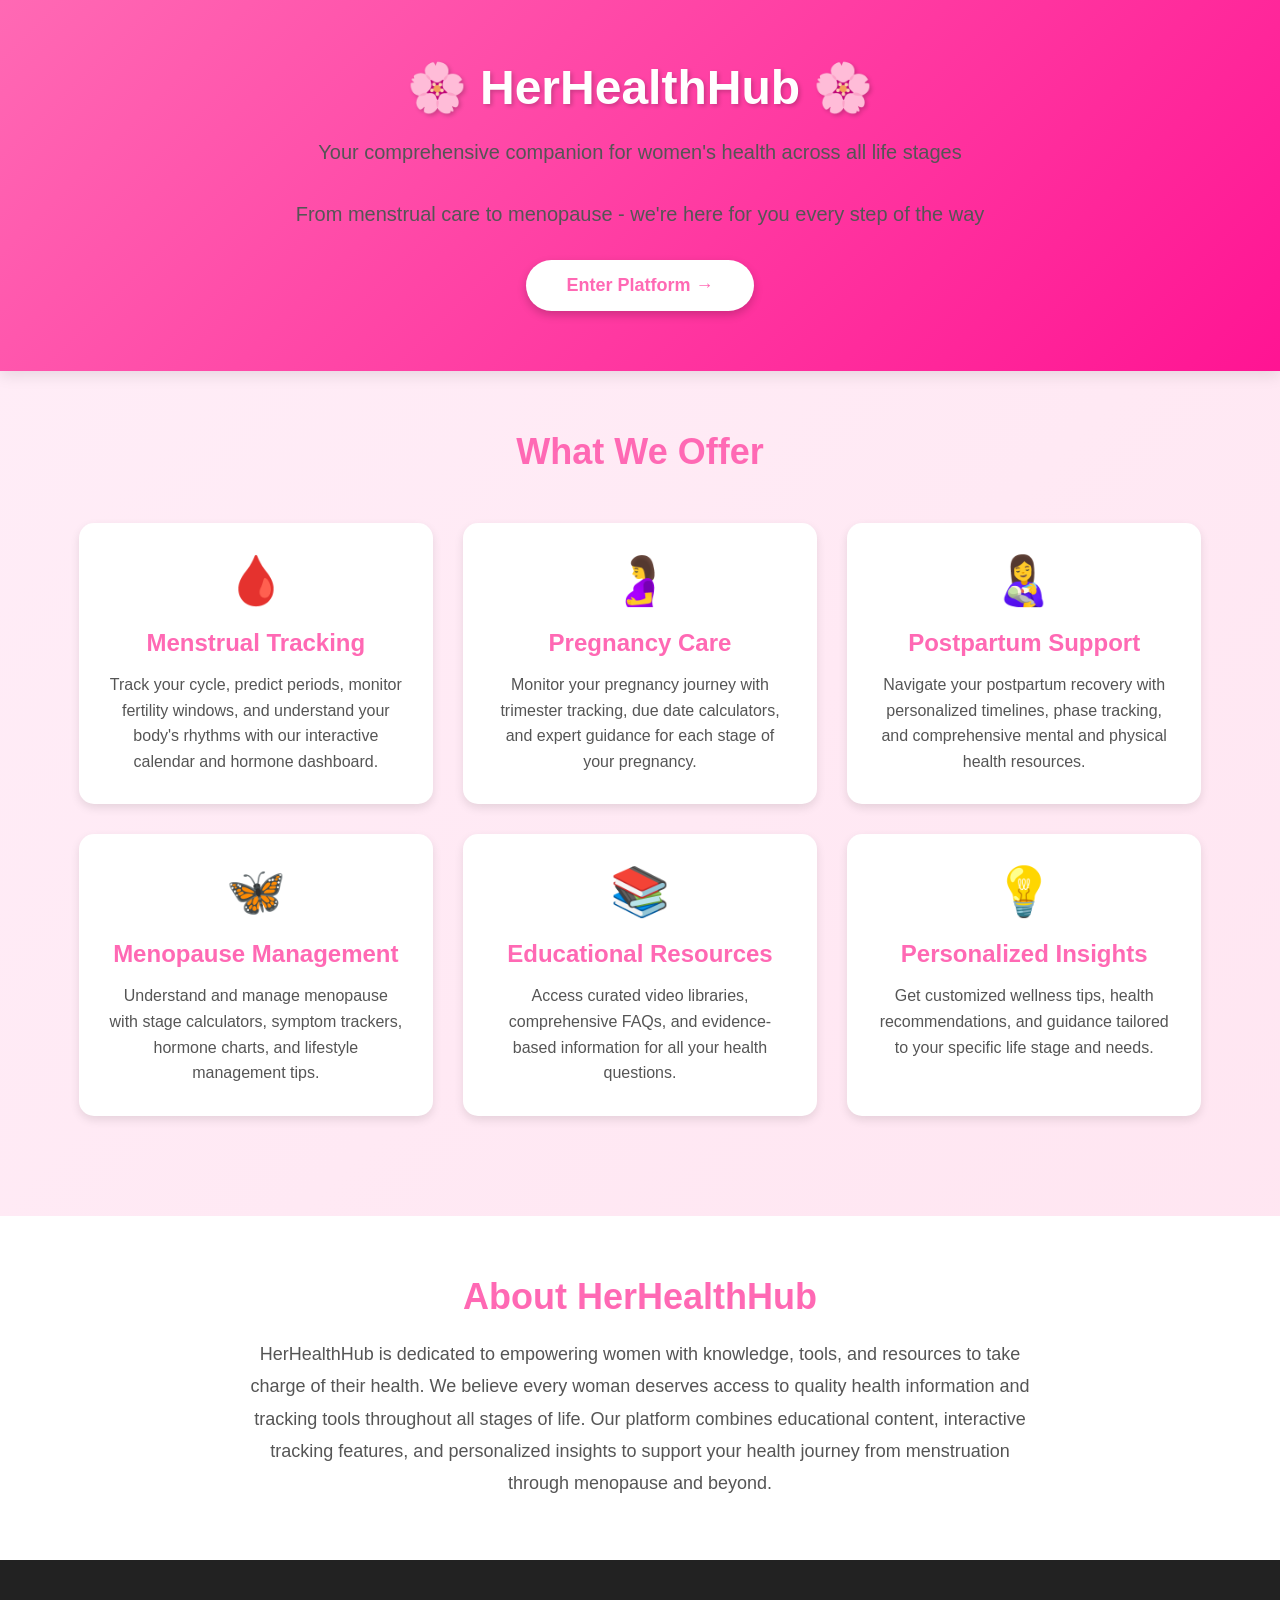
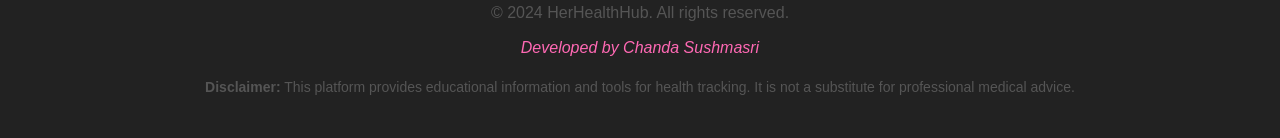
<file: index.html>
<!DOCTYPE html>
<html lang="en">
<head>
    <meta charset="UTF-8">
    <meta name="viewport" content="width=device-width, initial-scale=1.0">
    <meta name="description" content="HerHealthHub - A comprehensive women's health platform providing resources for menstrual care, pregnancy, postpartum, and menopause management.">
    <meta name="keywords" content="women's health, menstrual cycle, pregnancy care, postpartum, menopause, health tracking">
    <meta name="author" content="Chanda Sushmasri">
    <title>HerHealthHub - Women's Health Platform</title>
    <link rel="stylesheet" href="styles/styles.css">
    <style>
        body {
            font-family: 'Arial', sans-serif;
            margin: 0;
            padding: 0;
            background: linear-gradient(135deg, #ffeef8 0%, #ffe4f0 100%);
            min-height: 100vh;
            display: flex;
            flex-direction: column;
        }

        .hero-section {
            text-align: center;
            padding: 60px 20px;
            background: linear-gradient(135deg, #ff69b4 0%, #ff1493 100%);
            color: white;
            box-shadow: 0 4px 15px rgba(0, 0, 0, 0.1);
        }

        .hero-section h1 {
            font-size: 48px;
            margin-bottom: 20px;
            text-shadow: 2px 2px 4px rgba(0, 0, 0, 0.2);
        }

        .hero-section p {
            font-size: 20px;
            max-width: 800px;
            margin: 0 auto 30px;
            line-height: 1.6;
        }

        .cta-button {
            display: inline-block;
            padding: 15px 40px;
            background-color: white;
            color: #ff69b4;
            text-decoration: none;
            font-size: 18px;
            font-weight: bold;
            border-radius: 30px;
            transition: transform 0.3s ease, box-shadow 0.3s ease;
            box-shadow: 0 4px 10px rgba(0, 0, 0, 0.2);
        }

        .cta-button:hover {
            transform: translateY(-3px);
            box-shadow: 0 6px 15px rgba(0, 0, 0, 0.3);
        }

        .features-section {
            max-width: 1200px;
            margin: 60px auto;
            padding: 0 20px;
        }

        .features-section h2 {
            text-align: center;
            font-size: 36px;
            color: #ff69b4;
            margin-bottom: 50px;
        }

        .features-grid {
            display: grid;
            grid-template-columns: repeat(auto-fit, minmax(280px, 1fr));
            gap: 30px;
            margin-bottom: 40px;
        }

        .feature-box {
            background: white;
            padding: 30px;
            border-radius: 15px;
            text-align: center;
            box-shadow: 0 4px 10px rgba(0, 0, 0, 0.1);
            transition: transform 0.3s ease, box-shadow 0.3s ease;
        }

        .feature-box:hover {
            transform: translateY(-5px);
            box-shadow: 0 6px 20px rgba(255, 105, 180, 0.3);
        }

        .feature-icon {
            font-size: 48px;
            margin-bottom: 20px;
        }

        .feature-box h3 {
            color: #ff69b4;
            font-size: 24px;
            margin-bottom: 15px;
        }

        .feature-box p {
            color: #555;
            line-height: 1.6;
        }

        .about-section {
            background: white;
            padding: 60px 20px;
            text-align: center;
        }

        .about-section h2 {
            font-size: 36px;
            color: #ff69b4;
            margin-bottom: 20px;
        }

        .about-section p {
            max-width: 800px;
            margin: 0 auto;
            font-size: 18px;
            line-height: 1.8;
            color: #555;
        }

        footer {
            background-color: #222;
            color: white;
            text-align: center;
            padding: 30px 20px;
            margin-top: auto;
        }

        footer p {
            margin: 10px 0;
        }

        .footer-credit {
            font-style: italic;
            color: #ff69b4;
        }
    </style>
</head>
<body>
    <!-- Hero Section -->
    <section class="hero-section">
        <h1>🌸 HerHealthHub 🌸</h1>
        <p>Your comprehensive companion for women's health across all life stages</p>
        <p>From menstrual care to menopause - we're here for you every step of the way</p>
        <a href="women.html" class="cta-button">Enter Platform →</a>
    </section>

    <!-- Features Section -->
    <section class="features-section">
        <h2>What We Offer</h2>
        <div class="features-grid">
            <div class="feature-box">
                <div class="feature-icon">🩸</div>
                <h3>Menstrual Tracking</h3>
                <p>Track your cycle, predict periods, monitor fertility windows, and understand your body's rhythms with our interactive calendar and hormone dashboard.</p>
            </div>

            <div class="feature-box">
                <div class="feature-icon">🤰</div>
                <h3>Pregnancy Care</h3>
                <p>Monitor your pregnancy journey with trimester tracking, due date calculators, and expert guidance for each stage of your pregnancy.</p>
            </div>

            <div class="feature-box">
                <div class="feature-icon">👩‍🍼</div>
                <h3>Postpartum Support</h3>
                <p>Navigate your postpartum recovery with personalized timelines, phase tracking, and comprehensive mental and physical health resources.</p>
            </div>

            <div class="feature-box">
                <div class="feature-icon">🦋</div>
                <h3>Menopause Management</h3>
                <p>Understand and manage menopause with stage calculators, symptom trackers, hormone charts, and lifestyle management tips.</p>
            </div>

            <div class="feature-box">
                <div class="feature-icon">📚</div>
                <h3>Educational Resources</h3>
                <p>Access curated video libraries, comprehensive FAQs, and evidence-based information for all your health questions.</p>
            </div>

            <div class="feature-box">
                <div class="feature-icon">💡</div>
                <h3>Personalized Insights</h3>
                <p>Get customized wellness tips, health recommendations, and guidance tailored to your specific life stage and needs.</p>
            </div>
        </div>
    </section>

    <!-- About Section -->
    <section class="about-section">
        <h2>About HerHealthHub</h2>
        <p>
            HerHealthHub is dedicated to empowering women with knowledge, tools, and resources to take charge of their health. 
            We believe every woman deserves access to quality health information and tracking tools throughout all stages of life. 
            Our platform combines educational content, interactive tracking features, and personalized insights to support your 
            health journey from menstruation through menopause and beyond.
        </p>
    </section>

    <!-- Footer -->
    <footer>
        <p>&copy; 2024 HerHealthHub. All rights reserved.</p>
        <p class="footer-credit">Developed by Chanda Sushmasri</p>
        <p style="font-size: 14px; margin-top: 15px;">
            <strong>Disclaimer:</strong> This platform provides educational information and tools for health tracking. 
            It is not a substitute for professional medical advice.
        </p>
    </footer>

    <!-- JavaScript Enhancement Placeholder -->
    <!-- TODO: Add smooth scroll animation for navigation -->
    <!-- TODO: Add loading animations for feature boxes -->
    <!-- TODO: Implement analytics tracking for user engagement -->
    <script src="scripts/script.js"></script>
</body>
</html>
</file>
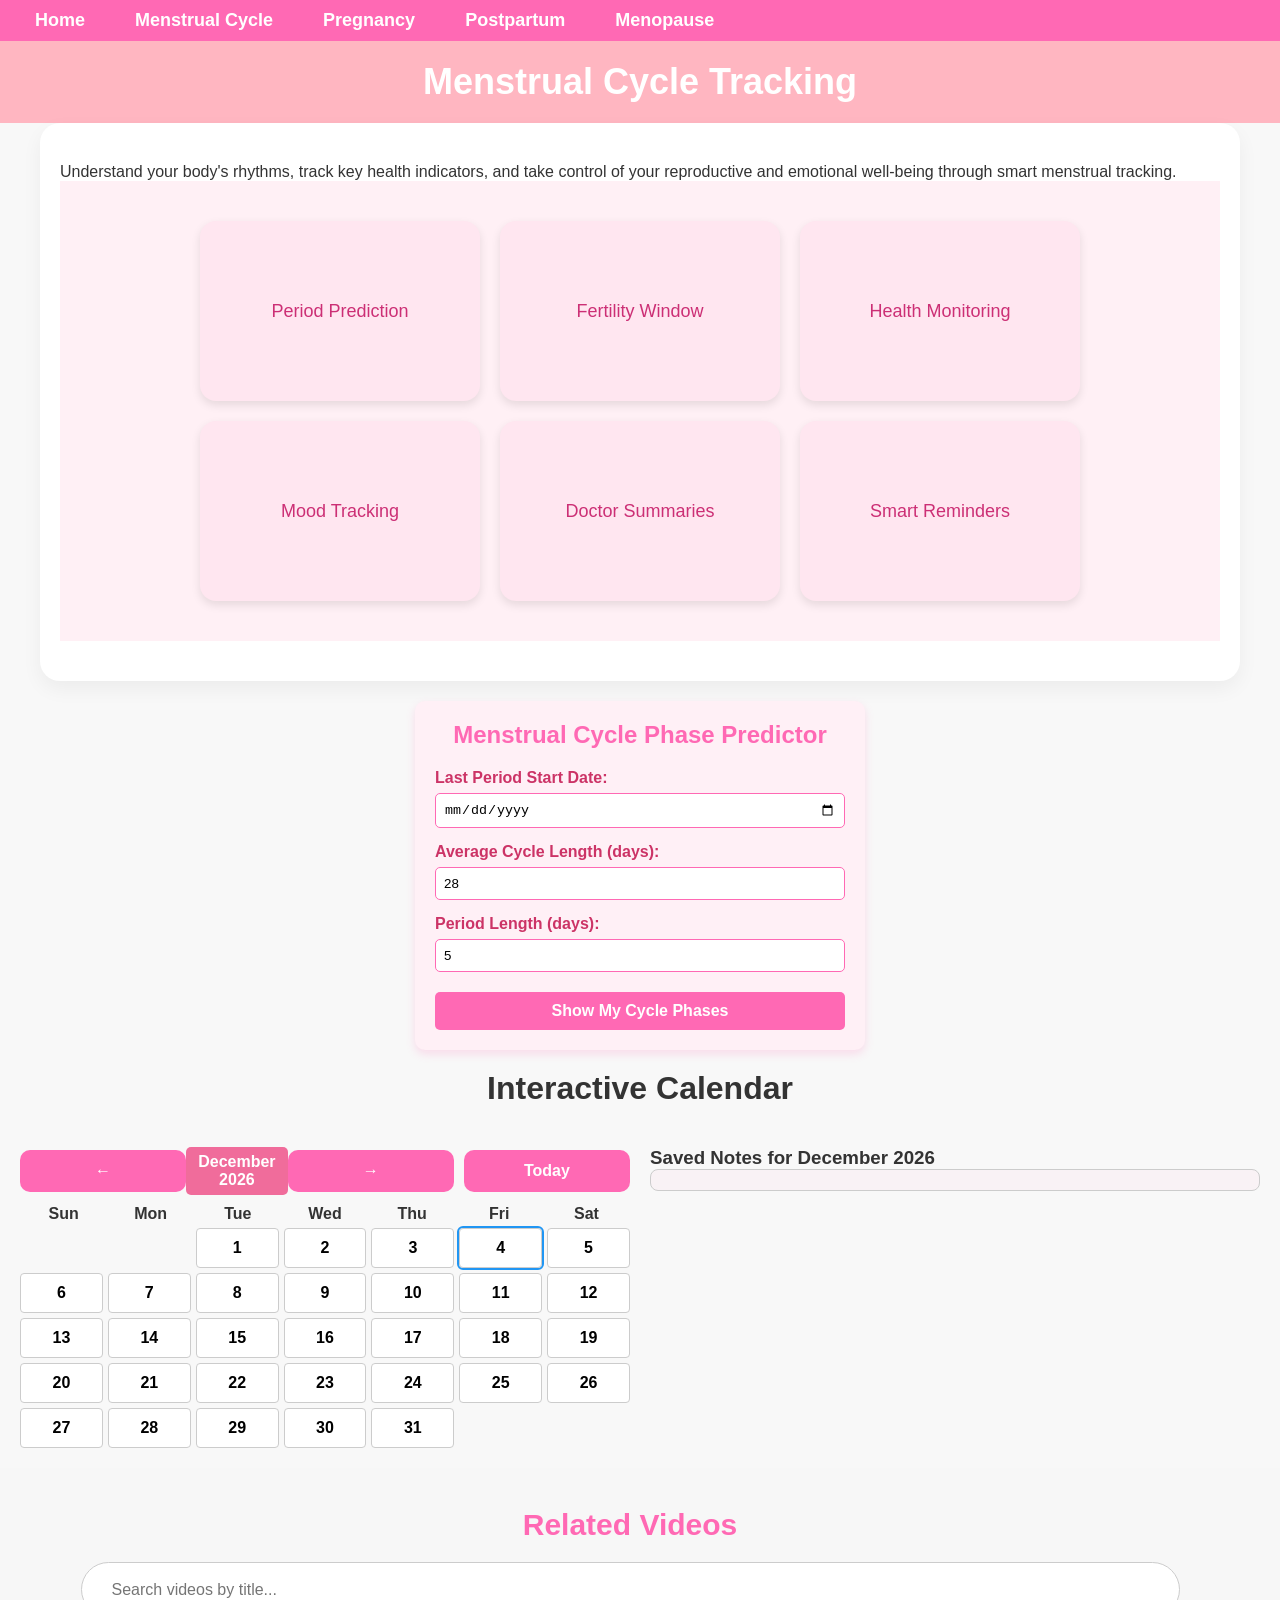
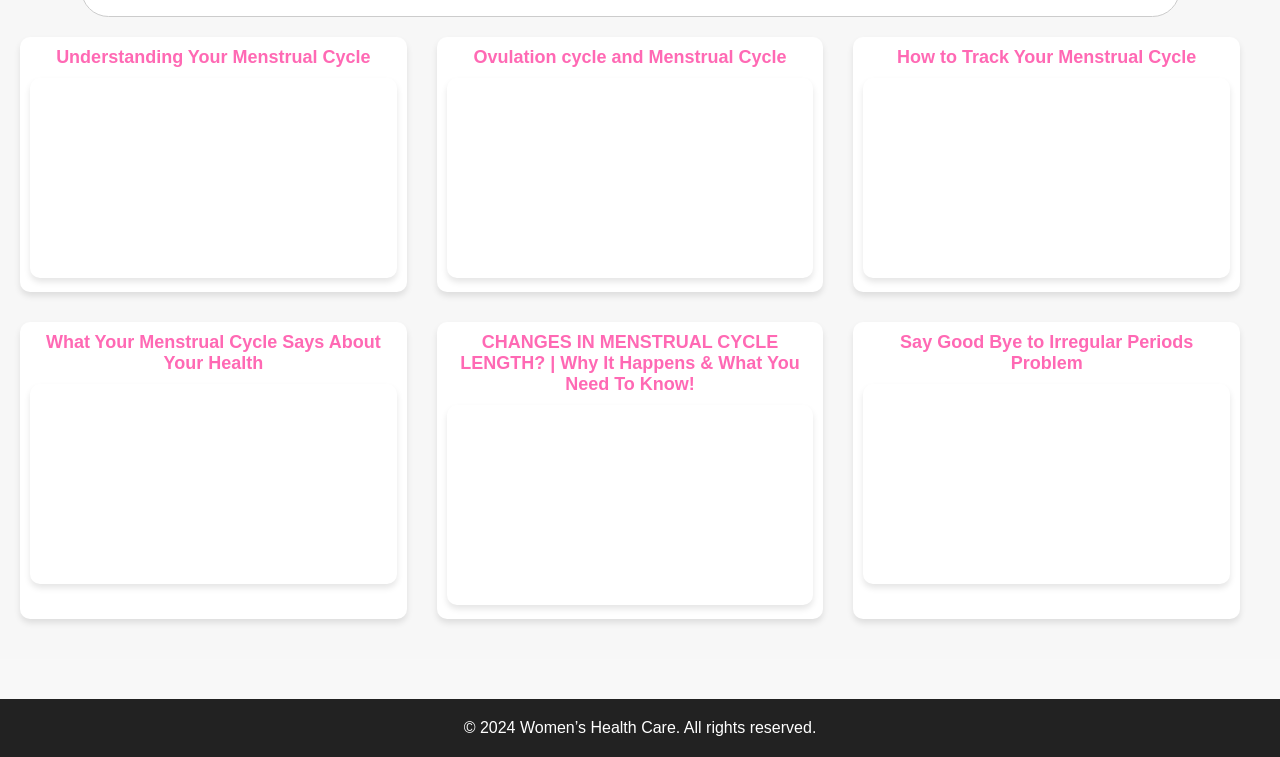
<file: menstrual-cycle.html>
<!DOCTYPE html>
<html lang="en">

<head>
    <meta charset="UTF-8">
    <meta name="viewport" content="width=device-width, initial-scale=1.0">
    <title>Menstrual Cycle Tracking</title>
    <link rel="stylesheet" href="styles/menstrual styles.css">
    <link rel="stylesheet" href="https://cdnjs.cloudflare.com/ajax/libs/font-awesome/6.0.0-beta3/css/all.min.css">
    <style>
         body {
            font-family: 'Arial', sans-serif;
            background-color: #f8f8f8;
        }

        /* Header Styling */
        header {
            background-color: #FFB6C1;
            padding: 20px;
            text-align: center;
            color: #fff;
        }

        header h1 {
            margin: 0;
            font-size: 36px;
        }

        /* Navigation Bar */
        nav {
            background-color: #ff69b4;
            padding: 15px;
            /* display: flex; */
            /* justify-content: center; */
        }

        nav ul {
            list-style-type: none;
            margin: 0;
            padding: 0;
            display: flex;
        }

        nav ul li {
            margin: 0 15px;
        }

        nav ul li a {
            text-decoration: none;
            color: #fff;
            font-weight: bold;
            font-size: 18px;
        }

        nav ul li a:hover {
            color: #222;
        }
    </style>
</head>

<body>
   <!-- Navigation Bar -->
    <nav class="navbar">
        <ul>
            <li><a href="women.html">Home</a></li>
            <li><a href="menstrual-cycle.html">Menstrual Cycle</a></li>
            <li><a href="pregnancy-care.html">Pregnancy</a></li>
            <li><a href="postpartum-care.html">Postpartum</a></li>
            <li><a href="menopause-management.html">Menopause</a></li>
        </ul>
    </nav>

    <!-- Header Section -->
    <header>
        <h1>Menstrual Cycle Tracking</h1>
    </header>

    <!-- Info section -->

    <section class="info-section">
        <p class="intro-text">
            Understand your body's rhythms, track key health indicators, and take control of your reproductive and
            emotional well-being through smart menstrual tracking.
        </p>
        <!-- <p class="instruction">* Click on any card to flip and see more details *</p> -->

        <div class="flipcard">
            <div class="card" onclick="toggleText(this, 0)">
                <div class="card-text" id="card0">Period Prediction</div>
            </div>

            <div class="card" onclick="toggleText(this, 1)">
                <div class="card-text" id="card1">Fertility Window</div>
            </div>

            <div class="card" onclick="toggleText(this, 2)">
                <div class="card-text" id="card2">Health Monitoring</div>
            </div>

            <div class="card" onclick="toggleText(this, 3)">
                <div class="card-text" id="card3">Mood Tracking</div>
            </div>

            <div class="card" onclick="toggleText(this, 4)">
                <div class="card-text" id="card4">Doctor Summaries</div>
            </div>

            <div class="card" onclick="toggleText(this, 5)">
                <div class="card-text" id="card5">Smart Reminders</div>
            </div>
        </div>
    </section>

    <!-- Menstrual Cycle Phase Predictor Feature -->
    <div id="menstrual-cycle-predictor" style="max-width:450px; margin:20px auto; font-family: Arial, sans-serif; background:#fff0f6; padding:20px; border-radius:10px; box-shadow: 0 4px 10px rgba(255,105,180,0.2);">

        <h2 style="color:#ff69b4; text-align:center; margin-bottom:20px;">Menstrual Cycle Phase Predictor</h2>

        <label for="lastPeriod" style="font-weight:600; color:#cc3366; display:block; margin-bottom:6px;">Last Period Start Date:</label>
        <input type="date" id="lastPeriod" style="width:100%; padding:8px; border:1.5px solid #ff69b4; border-radius:5px; margin-bottom:15px;">

        <label for="cycleLength" style="font-weight:600; color:#cc3366; display:block; margin-bottom:6px;">Average Cycle Length (days):</label>
        <input type="number" id="cycleLength" value="28" min="20" max="45" style="width:100%; padding:8px; border:1.5px solid #ff69b4; border-radius:5px; margin-bottom:15px;">

        <label for="periodLength" style="font-weight:600; color:#cc3366; display:block; margin-bottom:6px;">Period Length (days):</label>
        <input type="number" id="periodLength" value="5" min="2" max="10" style="width:100%; padding:8px; border:1.5px solid #ff69b4; border-radius:5px; margin-bottom:20px;">

        <button onclick="predictPhases()" style="background:#ff69b4; color:#fff; border:none; padding:10px 20px; border-radius:5px; font-weight:700; cursor:pointer; width:100%;">Show My Cycle Phases</button>

        <div id="result" style="margin-top:25px; background:#fff; padding:15px; border-radius:8px; display:none; box-shadow: 0 2px 8px rgba(255,105,180,0.15);">
            <h3 style="color:#cc3366; margin-bottom:15px;">Your Cycle Phases</h3>
            <div id="phases" style="color:#333; font-weight:600;"></div>
            <p id="nextPeriod" style="margin-top:15px; font-weight:700; color:#e91e63;"></p>
        </div>
    </div>


    <h1 class="calendar-title">Interactive Calendar</h1>

    <!-- Calendar & Notes Section -->
    <div style="display: flex; gap: 20px; padding: 20px; flex-wrap: wrap; font-family: Arial, sans-serif;">
        <!-- Left Calendar Panel -->
        <div style="flex: 1; min-width: 300px;">
            <!-- Calendar Header -->
            <div
                style="display: flex; align-items: center; justify-content: space-between; margin-bottom: 10px; position: relative;">
                <button onclick="changeMonth(-1)">&#8592;</button>

                <!-- Month-Year Display with Dropdown -->
                <div style="position: relative;">
                    <button onclick="toggleYearPicker()" id="monthYearLabel"
                        style="padding: 6px 12px; background: #f06c9b; color: white; border-radius: 5px; border: none;">
                        Month Year
                    </button>
                    <!-- Year Picker -->
                    <div id="yearPicker"
                        style="display: none; position: absolute; top: 40px; left: 0; background: white; border: 1px solid #ccc; padding: 10px; z-index: 10;">
                        <div id="yearGrid" style="display: grid; grid-template-columns: repeat(4, 60px); gap: 10px;">
                        </div>
                    </div>
                    <!-- Month Picker -->
                    <div id="monthPicker"
                        style="display: none; position: absolute; top: 40px; left: 0; background: white; border: 1px solid #ccc; padding: 10px; z-index: 10;">
                        <div id="monthGrid" style="display: grid; grid-template-columns: repeat(3, 80px); gap: 10px;">
                        </div>
                    </div>
                </div>

                <button onclick="changeMonth(1)">&#8594;</button>
                <button onclick="goToToday()" style="margin-left: 10px;">Today</button>
            </div>

            <!-- Days Header -->
            <div style="display: grid; grid-template-columns: repeat(7, 1fr); text-align: center; font-weight: bold;">
                <div>Sun</div>
                <div>Mon</div>
                <div>Tue</div>
                <div>Wed</div>
                <div>Thu</div>
                <div>Fri</div>
                <div>Sat</div>
            </div>

            <!-- Calendar Grid -->
            <div id="calendarDays"
                style="display: grid; grid-template-columns: repeat(7, 1fr); gap: 5px; margin-top: 5px;"></div>
        </div>

        <!-- Notes Panel -->
        <div style="flex: 1; min-width: 300px;">
            <h3>Saved Notes for <span id="noteMonthLabel"></span></h3>
            <div id="notesList"
                style="max-height: 400px; overflow-y: auto; background: #f9f2f5; padding: 10px; border-radius: 8px; border: 1px solid #ccc;">
            </div>
        </div>
    </div>

    <!-- Modal for Notes -->
    <div id="noteModal"
        style="display:none; position:fixed; top:0; left:0; width:100vw; height:100vh; background:rgba(0,0,0,0.5); justify-content:center; align-items:center; z-index:100;">
        <div style="background:white; padding:20px; border-radius:8px; min-width: 300px; position: relative;">
            <button onclick="closeModal()"
                style="position:absolute; top:10px; right:10px; background:red; color:white; border:none; border-radius:50%; width:25px; height:25px; font-weight:bold;">×</button>
            <h3>Add Note for <span id="selectedDateLabel"></span></h3>
            <textarea id="noteInput" rows="4" style="width:100%; margin-top:10px;"></textarea>
            <br>
            <button onclick="saveNote()"
                style="margin-top: 10px; background: #28a745; color: white; padding: 6px 12px; border: none; border-radius: 4px;">Save
                Note</button>
        </div>
        
    </div>
    </div>

    <!-- Video Section with Search -->
    <section class="video-section" id="video_section" style="padding-left: 20px;">
        <h2>Related Videos</h2>

        <!-- Search Bar for Videos -->
        <div class="search-bar">
            <input type="text" id="searchInput" placeholder="Search videos by title..." onkeyup="filterVideos()" style="width: 1099px; height: 55px; border-radius: 40px; 
            padding-left: 30px;">
        </div>

        <!-- Video Container -->
        <div id="videoContainer" class="video-container" style="display: grid; grid-template-columns: 1fr 1fr 1fr;
        row-gap: 30px; column-gap: 30px;">
            <!-- Each video has a title and iframe -->
            <div class="video-card" data-title="Menstrual Cycle">
                <h3>Understanding Your Menstrual Cycle</h3>
                <iframe width="300" height="200" style="object-fit: contain;"
                    src="https://www.youtube.com/embed/42WIByexiXc?si=1x1Yka-5od9ZetRR" title="Menstrual Cycle"
                    frameborder="0" allowfullscreen></iframe>
            </div>
            <div class="video-card" data-title="Ovulation cycle and Menstrual Cycle">
                <h3>Ovulation cycle and Menstrual Cycle</h3>
                <iframe width="300" height="200" style="object-fit: contain;"
                    src="https://www.youtube.com/embed/ZNM8KsSQerk?si=Eqq8PBGel9C2EKih"
                    title="Ovulation cycle and Menstrual Cycle" frameborder="0" allowfullscreen></iframe>
            </div>
            <div class="video-card" data-title="How to Track Your Menstrual Cycle">
                <h3>How to Track Your Menstrual Cycle</h3>
                <iframe width="300" height="200" style="object-fit: contain;"
                    src="https://www.youtube.com/embed/BLUD2PA7D5g?si=ShK70nebrnExrEQ2"
                    title="How to Track Your Menstrual Cycle" frameborder="0" allowfullscreen></iframe>
            </div>
            <div class="video-card" data-title="What Your Menstrual Cycle Says About Your Health">
                <h3>What Your Menstrual Cycle Says About Your Health</h3>
                <iframe width="300" height="200" src="https://www.youtube.com/embed/si-GEj49PNM?si=ngcN8YM2vvBMJkha"
                    title="What Your Menstrual Cycle Says About Your Health" frameborder="0" allowfullscreen></iframe>
            </div>
            <div class="video-card" data-title="CHANGES IN MENSTRUAL CYCLE LENGTH? | Why It Happens & What You Need To Know!">
                <h3>CHANGES IN MENSTRUAL CYCLE LENGTH? | Why It Happens & What You Need To Know!</h3>
                <iframe width="560" height="315" src="https://www.youtube.com/embed/EG5Ddj2imMU?si=-NW2t3uLQMt0S9TT"
                    title="YouTube video player" frameborder="0" allow="accelerometer; autoplay; clipboard-write; encrypted-media; gyroscope; picture-in-picture; web-share" 
                    referrerpolicy="strict-origin-when-cross-origin" allowfullscreen></iframe>
            </div>
            <div class="video-card" data-title="Say Good Bye to Irregular Periods Problem">
                <h3>Say Good Bye to Irregular Periods Problem</h3>
                <iframe width="560" height="315" src="https://www.youtube.com/embed/SSC12rZdU6M?si=O9Z2FqE81tRSUmbz" 
                    title="YouTube video player" frameborder="0" allow="accelerometer; autoplay; clipboard-write; encrypted-media; gyroscope; picture-in-picture; web-share" 
                    referrerpolicy="strict-origin-when-cross-origin" allowfullscreen></iframe>
            </div>
        </div>
    </section>

    <!-- Footer Section -->
    <footer style="padding-left: 20px;">
        <p>&copy; 2024 Women’s Health Care. All rights reserved.</p>
    </footer>

    <!-- JavaScript Enhancement Opportunities -->
    <!-- TODO: Add calendar sync with Google Calendar / iCal -->
    <!-- TODO: Implement data visualization for cycle patterns over time -->
    <!-- TODO: Add symptom correlation analysis (e.g., mood vs. cycle phase) -->
    <!-- TODO: Create shareable cycle reports for doctor visits -->
    <!-- TODO: Add voice input for quick note taking -->
    <!-- TODO: Implement machine learning for more accurate predictions -->
    <script src="scripts/script.js"></script>
    <script>
        // Function to filter videos based on the search input
        function filterVideos() {
            const searchQuery = document.getElementById('searchInput').value.toLowerCase();
            const videos = document.querySelectorAll('.video-card');

            videos.forEach(video => {
                const title = video.getAttribute('data-title').toLowerCase();
                if (title.includes(searchQuery)) {
                    video.style.display = 'block';
                } else {
                    video.style.display = 'none';
                }
            });
        }
    
    const cards = [
      {
        title: "Period Prediction",
        desc: "Stay prepared with accurate predictions and symptom tracking like cramps, mood, and flow changes."
      },
      {
        title: "Fertility Window",
        desc: "Track ovulation and fertile days to plan or avoid pregnancy naturally and confidently."
      },
      {
        title: "Health Monitoring",
        desc: "Detect irregularities and manage conditions like PCOS, endometriosis, and hormonal imbalance early."
      },
      {
        title: "Mood Tracking",
        desc: "Understand emotional patterns and mood swings throughout your cycle for better mental health."
      },
      {
        title: "Doctor Summaries",
        desc: "Generate medical reports with cycle history and symptoms to support informed diagnoses."
      },
      {
        title: "Smart Reminders",
        desc: "Set personalized reminders for period start, hydration, exercise, medication, and more."
      }
    ];

    function toggleText(cardElement, index) {
      const content = cardElement.querySelector(".card-text");
      const current = content.textContent.trim();
      content.textContent = current === cards[index].title ? cards[index].desc : cards[index].title;
    }

    // period tracker
        function formatDate(date) {
            return date.toLocaleDateString(undefined, { year: 'numeric', month: 'short', day: 'numeric' });
        }

        function predictPhases() {
            const lastPeriodInput = document.getElementById('lastPeriod').value;
            const cycleLengthInput = parseInt(document.getElementById('cycleLength').value) || 28;
            const periodLengthInput = parseInt(document.getElementById('periodLength').value) || 5;

            if (!lastPeriodInput) {
            alert("Please enter your last period start date.");
            return;
            }

            const lastPeriodDate = new Date(lastPeriodInput);

            // Menstruation phase
            const menstruationStart = lastPeriodDate;
            const menstruationEnd = new Date(menstruationStart);
            menstruationEnd.setDate(menstruationEnd.getDate() + periodLengthInput - 1);

            // Follicular phase: from end of menstruation to day before fertile window
            const follicularStart = new Date(menstruationEnd);
            follicularStart.setDate(follicularStart.getDate() + 1);

            // Ovulation approx day (cycle length - 14 days)
            const ovulationDay = cycleLengthInput - 14;
            const ovulationStart = new Date(lastPeriodDate);
            ovulationStart.setDate(ovulationStart.getDate() + ovulationDay - 2); // fertile window start (2 days before ovulation)
            const ovulationEnd = new Date(ovulationStart);
            ovulationEnd.setDate(ovulationEnd.getDate() + 4); // fertile window 5 days total

            // Follicular phase ends the day before fertile window
            const follicularEnd = new Date(ovulationStart);
            follicularEnd.setDate(follicularEnd.getDate() - 1);

            // Luteal phase: from day after fertile window to day before next period
            const lutealStart = new Date(ovulationEnd);
            lutealStart.setDate(lutealStart.getDate() + 1);
            const lutealEnd = new Date(lastPeriodDate);
            lutealEnd.setDate(lutealEnd.getDate() + cycleLengthInput - 1);

            // Next period prediction
            const nextPeriodDate = new Date(lastPeriodDate);
            nextPeriodDate.setDate(nextPeriodDate.getDate() + cycleLengthInput);

            const output = `
            <p><strong>Menstruation:</strong> ${formatDate(menstruationStart)} to ${formatDate(menstruationEnd)}</p>
            <p><strong>Follicular Phase:</strong> ${formatDate(follicularStart)} to ${formatDate(follicularEnd)}</p>
            <p><strong>Ovulation / Fertile Window:</strong> ${formatDate(ovulationStart)} to ${formatDate(ovulationEnd)}</p>
            <p><strong>Luteal Phase:</strong> ${formatDate(lutealStart)} to ${formatDate(lutealEnd)}</p>
            `;

            const resultDiv = document.getElementById('result');
            const phasesDiv = document.getElementById('phases');
            const nextPeriodP = document.getElementById('nextPeriod');

            phasesDiv.innerHTML = output;
            nextPeriodP.innerHTML = `<strong>Predicted Next Period Start Date:</strong> ${formatDate(nextPeriodDate)}`;
            resultDiv.style.display = 'block';
        }

        // calendar
        const months = ["January", "February", "March", "April", "May", "June",
            "July", "August", "September", "October", "November", "December"];
        let currentDate = new Date();
        let selectedDate = null;

        const calendarDays = document.getElementById("calendarDays");
        const monthYearLabel = document.getElementById("monthYearLabel");
        const noteMonthLabel = document.getElementById("noteMonthLabel");

        function renderCalendar() {
            calendarDays.innerHTML = "";
            const year = currentDate.getFullYear();
            const month = currentDate.getMonth();
            const firstDay = new Date(year, month, 1).getDay();
            const daysInMonth = new Date(year, month + 1, 0).getDate();
            const today = new Date();

            monthYearLabel.textContent = `${months[month]} ${year}`;
            noteMonthLabel.textContent = `${months[month]} ${year}`;

            for (let i = 0; i < firstDay; i++) {
                const empty = document.createElement("div");
                calendarDays.appendChild(empty);
            }

            for (let day = 1; day <= daysInMonth; day++) {
                const btn = document.createElement("button");
                btn.textContent = day;
                btn.style.padding = "10px";
                btn.style.borderRadius = "4px";
                btn.style.border = "1px solid #ccc";
                btn.style.background = "white";
                btn.style.cursor = "pointer";
                btn.style.color= "black";
                btn.innerHTML = day;

                const noteKey = `note-${year}-${month + 1}-${day}`;
                if (localStorage.getItem(noteKey)) {
                    btn.style.background = "#ffdeea";
                    btn.style.borderColor = "#e91e63";
                    btn.style.fontWeight = "bold";
                }

                if (
                    day === today.getDate() &&
                    month === today.getMonth() &&
                    year === today.getFullYear()
                ) {
                    btn.style.outline = "2px solid #2196f3";
                }

                btn.onclick = () => {
                    selectedDate = { year, month, day };
                    document.getElementById("noteInput").value = localStorage.getItem(noteKey) || "";
                    document.getElementById("selectedDateLabel").textContent = `${months[month]} ${day}, ${year}`;
                    document.getElementById("noteModal").style.display = "flex";
                };
                
                calendarDays.appendChild(btn);
            }

            renderNoteList();
        }

        function changeMonth(offset) {
            currentDate.setMonth(currentDate.getMonth() + offset);
            renderCalendar();
        }

        function goToToday() {
            currentDate = new Date();
            renderCalendar();
        }

        function closeModal() {
            document.getElementById("noteModal").style.display = "none";
        }

        function saveNote() {
            const { year, month, day } = selectedDate;
            const key = `note-${year}-${month + 1}-${day}`;
            const content = document.getElementById("noteInput").value;
            if (content.trim()) {
                localStorage.setItem(key, content);
            } else {
                localStorage.removeItem(key);
            }
            closeModal();
            renderCalendar();
        }

        function renderNoteList() {
            const notesList = document.getElementById("notesList");
            notesList.innerHTML = "";
            const year = currentDate.getFullYear();
            const month = currentDate.getMonth() + 1;
            for (let i = 1; i <= 31; i++) {
                const key = `note-${year}-${month}-${i}`;
                const note = localStorage.getItem(key);
                if (note) {
                    const item = document.createElement("div");
                    item.style.marginBottom = "10px";
                    item.innerHTML = `<strong>${months[month - 1]} ${i}:</strong><br><span>${note}</span>`;
                    item.style.background = "#ffe5ec";
                    item.style.padding = "8px";
                    item.style.borderRadius = "5px";
                    notesList.appendChild(item);
                }
            }
        }

        // Fast Navigation Grids
        function toggleYearPicker() {
            document.getElementById("yearPicker").style.display = 'block';
            document.getElementById("monthPicker").style.display = 'none';
            renderYearGrid();
        }

        function renderYearGrid() {
            const grid = document.getElementById("yearGrid");
            grid.innerHTML = "";
            const startYear = currentDate.getFullYear() - 6;
            for (let i = 0; i < 12; i++) {
                const yearBtn = document.createElement("button");
                yearBtn.textContent = startYear + i;
                yearBtn.style.padding = "6px";
                yearBtn.onclick = () => {
                    currentDate.setFullYear(startYear + i);
                    document.getElementById("yearPicker").style.display = "none";
                    renderMonthGrid();
                };
                grid.appendChild(yearBtn);
            }
        }

        function renderMonthGrid() {
            const grid = document.getElementById("monthGrid");
            grid.innerHTML = "";
            document.getElementById("monthPicker").style.display = 'block';
            months.forEach((m, idx) => {
                const monthBtn = document.createElement("button");
                monthBtn.textContent = m;
                monthBtn.style.padding = "6px";
                monthBtn.onclick = () => {
                    currentDate.setMonth(idx);
                    document.getElementById("monthPicker").style.display = "none";
                    renderCalendar();
                };
                grid.appendChild(monthBtn);
            });
        }

        // Close pickers on outside click
        document.addEventListener('click', function (e) {
            if (!e.target.closest('#monthYearLabel') &&
                !e.target.closest('#yearPicker') &&
                !e.target.closest('#monthPicker')) {
                document.getElementById("yearPicker").style.display = "none";
                document.getElementById("monthPicker").style.display = "none";
            }
        });

        renderCalendar();
  
  </script>

</body>

</html>
</file>
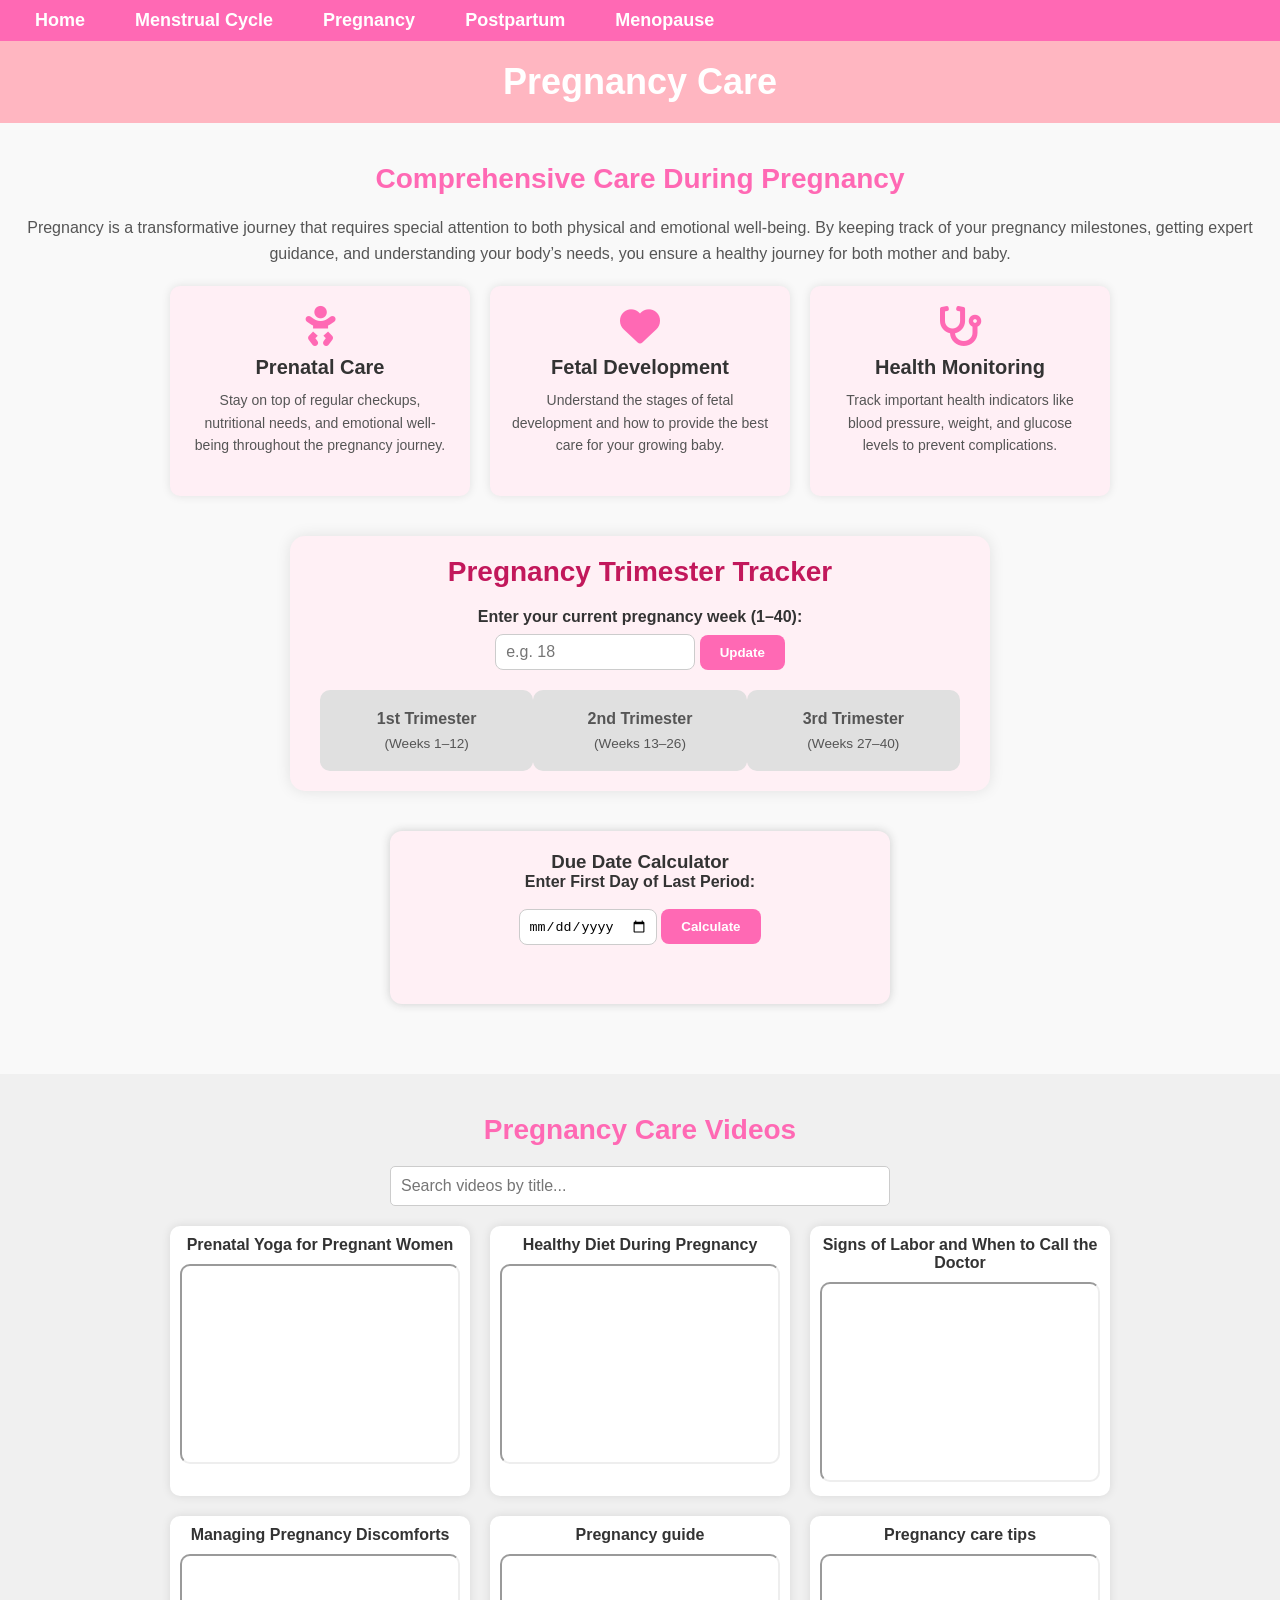
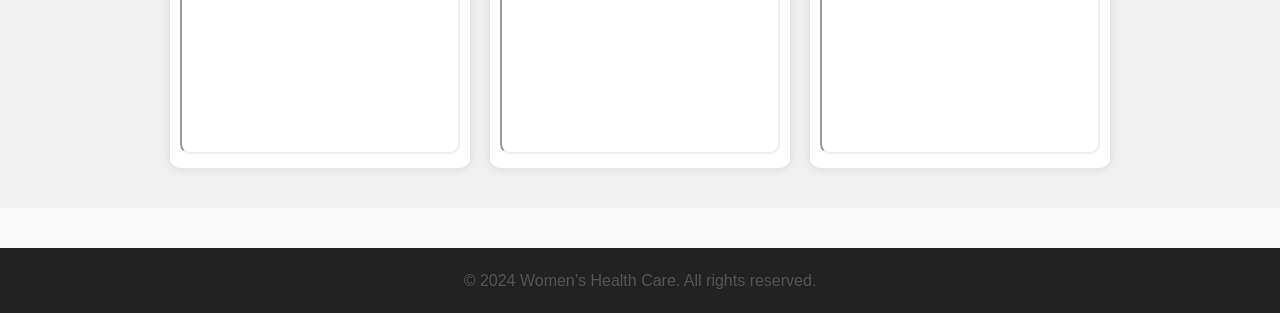
<file: pregnancy-care.html>
<!DOCTYPE html>
<html lang="en">
<head>
    <meta charset="UTF-8">
    <meta name="viewport" content="width=device-width, initial-scale=1.0">
    <title>Pregnancy Care</title>
    <link rel="stylesheet" href="styles/styles.css">
    <link rel="stylesheet" href="https://cdnjs.cloudflare.com/ajax/libs/font-awesome/6.0.0-beta3/css/all.min.css">
    <style>
        body {
            font-family: 'Arial', sans-serif;
            background-color: #f9f9f9;
            margin: 0;
            padding: 0;
        }

        /* Header Styling */
        header {
            background-color: #ffb6c1;
            padding: 20px;
            text-align: center;
            color: #fff;
        }

        header h1 {
            margin: 0;
            font-size: 36px;
        }

        /* Navigation Bar */
        nav {
            background-color: #ff69b4;
            padding: 15px;
            display: flex;
            justify-content: center;
        }

        nav ul {
            list-style-type: none;
            margin: 0;
            padding: 0;
            display: flex;
        }

        nav ul li {
            margin: 0 15px;
        }

        nav ul li a {
            text-decoration: none;
            color: #fff;
            font-weight: bold;
            font-size: 18px;
        }

        nav ul li a:hover {
            color: #333;
        }

        /* Info Section */
        .info-section {
            padding: 40px 20px;
            text-align: center;
        }

        .info-section h2 {
            font-size: 28px;
            margin-bottom: 20px;
        }

        .info-section p {
            font-size: 16px;
            line-height: 1.6;
            margin-bottom: 20px;
        }

        /* Benefits Section */
        .benefits {
            display: flex;
            justify-content: center;
            gap: 20px;
            margin-top: 20px;
            flex-wrap: wrap;
        }

        .benefit {
            background-color: #ffeff5;
            border-radius: 10px;
            padding: 20px;
            width: 300px;
            text-align: center;
            box-shadow: 0 0 10px rgba(0, 0, 0, 0.1);
        }

        .benefit i {
            font-size: 40px;
            color: #ff69b4;
            margin-bottom: 10px;
        }

        .benefit h3 {
            font-size: 20px;
            margin-bottom: 10px;
        }

        .benefit p {
            font-size: 14px;
        }

        /* Video Section */
        .video-section {
            padding: 40px 20px;
            background-color: #f0f0f0;
        }

        .video-section h2 {
            text-align: center;
            font-size: 28px;
            margin-bottom: 20px;
        }

        .search-bar {
            text-align: center;
            margin-bottom: 20px;
        }

        .search-bar input {
            padding: 10px;
            width: 80%;
            max-width: 500px;
            font-size: 16px;
            border: 1px solid #ccc;
            border-radius: 5px;
        }

        .video-container {
            display: flex;
            justify-content: center;
            flex-wrap: wrap;
            gap: 20px;
        }

        .video-item {
            width: 300px;
            background-color: #fff;
            padding: 10px;
            box-shadow: 0 0 10px rgba(0, 0, 0, 0.1);
            text-align: center;
            border-radius: 10px;
        }

        .video-item h3 {
            font-size: 16px;
            margin-bottom: 10px;
        }

        /* trimester section */
        .trimester-tracker {
        max-width: 700px;
        margin: 40px auto;
        padding: 20px;
        background: #fff0f5;
        border-radius: 15px;
        box-shadow: 0 0 15px rgba(0, 0, 0, 0.1);
        font-family: 'Segoe UI', sans-serif;
        }

        .trimester-tracker h2 {
        text-align: center;
        color: #c2185b;
        margin-bottom: 20px;
        }

        label {
        display: block;
        font-size: 16px;
        margin-bottom: 8px;
        color: #333;
        }

        input[type="number"] {
        padding: 8px 10px;
        font-size: 16px;
        width: 100%;
        max-width: 200px;
        margin-bottom: 15px;
        border-radius: 8px;
        border: 1px solid #ccc;
        }

        button {
        background-color: #ff69b4;
        color: white;
        border: none;
        padding: 10px 20px;
        font-weight: bold;
        border-radius: 8px;
        cursor: pointer;
        margin-bottom: 20px;
        }

        button:hover {
        background-color: #e0559c;
        }

        .tracker-bar {
        display: flex;
        justify-content: space-between;
        padding: 0 10px;
        }

        .stage {
        flex: 1;
        text-align: center;
        padding: 20px 10px;
        border-radius: 10px;
        font-weight: bold;
        position: relative;
        background: #e0e0e0;
        color: #555;
        transition: all 0.3s ease;
        }

        .stage span {
        display: block;
        font-size: 0.85em;
        font-weight: normal;
        margin-top: 8px;
        }

        .completed {
        background: #81c784;
        color: white;
        }

        .current {
        background: #ff69b4;
        color: white;
        box-shadow: 0 0 10px #ff69b4;
        }


        /* due date section */
        .due-date-calculator {
        margin: 30px auto;
        padding: 20px;
        max-width: 500px;
        background: #fff0f5;
        border-radius: 12px;
        box-shadow: 0 0 10px #ccc;
        text-align: center;
        font-family: 'Segoe UI', sans-serif;
        }

        .due-date-calculator input {
        padding: 8px;
        border-radius: 8px;
        border: 1px solid #ccc;
        margin: 10px 0;
        }

        .due-date-calculator button {
        background-color: #ff69b4;
        color: white;
        border: none;
        padding: 10px 20px;
        font-weight: bold;
        border-radius: 8px;
        cursor: pointer;
        }

        .due-result {
        margin-top: 20px;
        color: #333;
        font-size: 16px;
        }


        iframe {
            width: 100%;
            height: 200px;
            border-radius: 10px;
        }

        /* Footer */
        footer {
            text-align: center;
            padding: 20px;
            background-color: #222;
            color: #fff;
            margin-top: 40px;
        }
    </style>
</head>
<body>
    <!-- Navigation Bar -->
    <nav class="navbar">
        <ul>
            <li><a href="women.html">Home</a></li>
            <li><a href="menstrual-cycle.html">Menstrual Cycle</a></li>
            <li><a href="pregnancy-care.html">Pregnancy</a></li>
            <li><a href="postpartum-care.html">Postpartum</a></li>
            <li><a href="menopause-management.html">Menopause</a></li>
        </ul>
    </nav>

    <!-- Header Section -->
    <header>
        <h1>Pregnancy Care</h1>
    </header>

    <!-- Info Section -->
    <section class="info-section">
        <h2>Comprehensive Care During Pregnancy</h2>
        <p>Pregnancy is a transformative journey that requires special attention to both physical and emotional well-being. By keeping track of your pregnancy milestones, getting expert guidance, and understanding your body’s needs, you ensure a healthy journey for both mother and baby.</p>

        <div class="benefits">
            <div class="benefit">
                <i class="fas fa-baby"></i>
                <h3>Prenatal Care</h3>
                <p>Stay on top of regular checkups, nutritional needs, and emotional well-being throughout the pregnancy journey.</p>
            </div>
            <div class="benefit">
                <i class="fas fa-heart"></i>
                <h3>Fetal Development</h3>
                <p>Understand the stages of fetal development and how to provide the best care for your growing baby.</p>
            </div>
            <div class="benefit">
                <i class="fas fa-stethoscope"></i>
                <h3>Health Monitoring</h3>
                <p>Track important health indicators like blood pressure, weight, and glucose levels to prevent complications.</p>
            </div>
        </div>

        <!-- trimester -->
        <div class="trimester-tracker">
            <h2>Pregnancy Trimester Tracker</h2>

            <label for="weekInput">Enter your current pregnancy week (1–40):</label>
            <input type="number" id="weekInput" min="1" max="40" placeholder="e.g. 18" />
            <button onclick="updateTrimester()">Update</button>

            <div class="tracker-bar">
                <div id="trim1" class="stage">1st Trimester<br><span>(Weeks 1–12)</span></div>
                <div id="trim2" class="stage">2nd Trimester<br><span>(Weeks 13–26)</span></div>
                <div id="trim3" class="stage">3rd Trimester<br><span>(Weeks 27–40)</span></div>
            </div>
        </div>

        <!-- due date -->
        <div class="due-date-calculator">
            <h3>Due Date Calculator</h3>
            <label for="lmp">Enter First Day of Last Period:</label>
            <input type="date" id="lmp" />
            <button onclick="calculateDueDate()">Calculate</button>

            <div id="result" class="due-result"></div>
        </div>

    </section>

    <!-- Video Section -->
    <section class="video-section" id="video_section">
        <h2>Pregnancy Care Videos</h2>

        <!-- Search Bar -->
        <div class="search-bar">
            <input type="text" id="searchInput" placeholder="Search videos by title..." onkeyup="filterVideos()">
        </div>

        <!-- Video Container -->
        <div id="videoContainer" class="video-container">
            <div class="video-item" data-title="Prenatal Yoga for Pregnant Women">
                <h3>Prenatal Yoga for Pregnant Women</h3>
                <iframe src="https://www.youtube.com/embed/zmUJWKM98hM?si=rqPKGRmNgQJ2zcV_"></iframe>
            </div>
            <div class="video-item" data-title="Healthy Diet During Pregnancy">
                <h3>Healthy Diet During Pregnancy</h3>
                <iframe src="https://www.youtube.com/embed/3GTK6MLPJ9g?si=9gFSu5ksVC5HKTg5"></iframe>
            </div>
            <div class="video-item" data-title="Signs of Labor and When to Call the Doctor">
                <h3>Signs of Labor and When to Call the Doctor</h3>
                <iframe src="https://www.youtube.com/embed/mLnej0Qp8mE?si=4_3Bz43w9eU6p1N-"></iframe>
            </div>
            <div class="video-item" data-title="Managing Pregnancy Discomforts">
                <h3>Managing Pregnancy Discomforts</h3>
                <iframe src="https://www.youtube.com/embed/DawxUB4gyiw?si=aIiJbbhzF90MkYzl"></iframe>
            </div>
            <div class="video-item" data-title="Pregnancy guide">
                <h3>Pregnancy guide</h3>
                <iframe src="https://www.youtube.com/embed/_dVuHFdUN0c?si=770pySBGnzWGO_HC"></iframe>
            </div>
            <div class="video-item" data-title="Pregnancy care tips">
                <h3>Pregnancy care tips</h3>
                <iframe src="https://www.youtube.com/embed/S7qO_9-NJmA?si=V1TYIVEn13UU13NJ" ></iframe>
            </div>
        </div>
    </section>

    <!-- Footer -->
    <footer>
        <p>&copy; 2024 Women’s Health Care. All rights reserved.</p>
    </footer>

    <!-- JavaScript Enhancement Opportunities -->
    <!-- TODO: Add kick counter feature for fetal movement tracking -->
    <!-- TODO: Implement contraction timer for labor tracking -->
    <!-- TODO: Create weight gain tracker with visual charts -->
    <!-- TODO: Add prenatal appointment reminder system -->
    <!-- TODO: Implement baby name suggestion feature -->
    <!-- TODO: Add hospital bag checklist with notifications -->
    <script src="scripts/script.js"></script>
    
    <!-- JavaScript for Video Search -->
    <script>
        function filterVideos() {
            const searchInput = document.getElementById('searchInput').value.toLowerCase();
            const videos = document.querySelectorAll('.video-item');

            videos.forEach(video => {
                const title = video.getAttribute('data-title').toLowerCase();
                if (title.includes(searchInput)) {
                    video.style.display = '';
                } else {
                    video.style.display = 'none';
                }
            });
        }
    </script>

    <script>
        function updateTrimester() {
            const week = parseInt(document.getElementById('weekInput').value);
            const trim1 = document.getElementById('trim1');
            const trim2 = document.getElementById('trim2');
            const trim3 = document.getElementById('trim3');

            // Reset all stages
            [trim1, trim2, trim3].forEach(el => {
            el.classList.remove('current', 'completed');
            });

            if (week >= 1 && week <= 12) {
            trim1.classList.add('current');
            // no completed
            } else if (week >= 13 && week <= 26) {
            trim1.classList.add('completed');
            trim2.classList.add('current');
            } else if (week >= 27 && week <= 40) {
            trim1.classList.add('completed');
            trim2.classList.add('completed');
            trim3.classList.add('current');
            } else {
            alert("Please enter a valid week between 1 and 40.");
            }
        }
    </script>

    <script>
        function calculateDueDate() {
            const lmp = document.getElementById('lmp').value;
            if (!lmp) {
            alert("Please select a valid date.");
            return;
            }

            const lmpDate = new Date(lmp);
            const dueDate = new Date(lmpDate);
            dueDate.setDate(dueDate.getDate() + 280); // 40 weeks

            const today = new Date();
            const diffTime = today - lmpDate;
            const diffWeeks = Math.floor(diffTime / (1000 * 60 * 60 * 24 * 7));

            let trimester = '';
            if (diffWeeks <= 12) trimester = '1st Trimester';
            else if (diffWeeks <= 26) trimester = '2nd Trimester';
            else if (diffWeeks <= 40) trimester = '3rd Trimester';
            else trimester = 'Beyond due date!';

            document.getElementById('result').innerHTML = `
            <strong>Estimated Due Date:</strong> ${dueDate.toDateString()}<br>
            <strong>Current Week:</strong> ${diffWeeks}<br>
            <strong>Trimester:</strong> ${trimester}
            `;
        }
    </script>

</body>
</html>
</file>
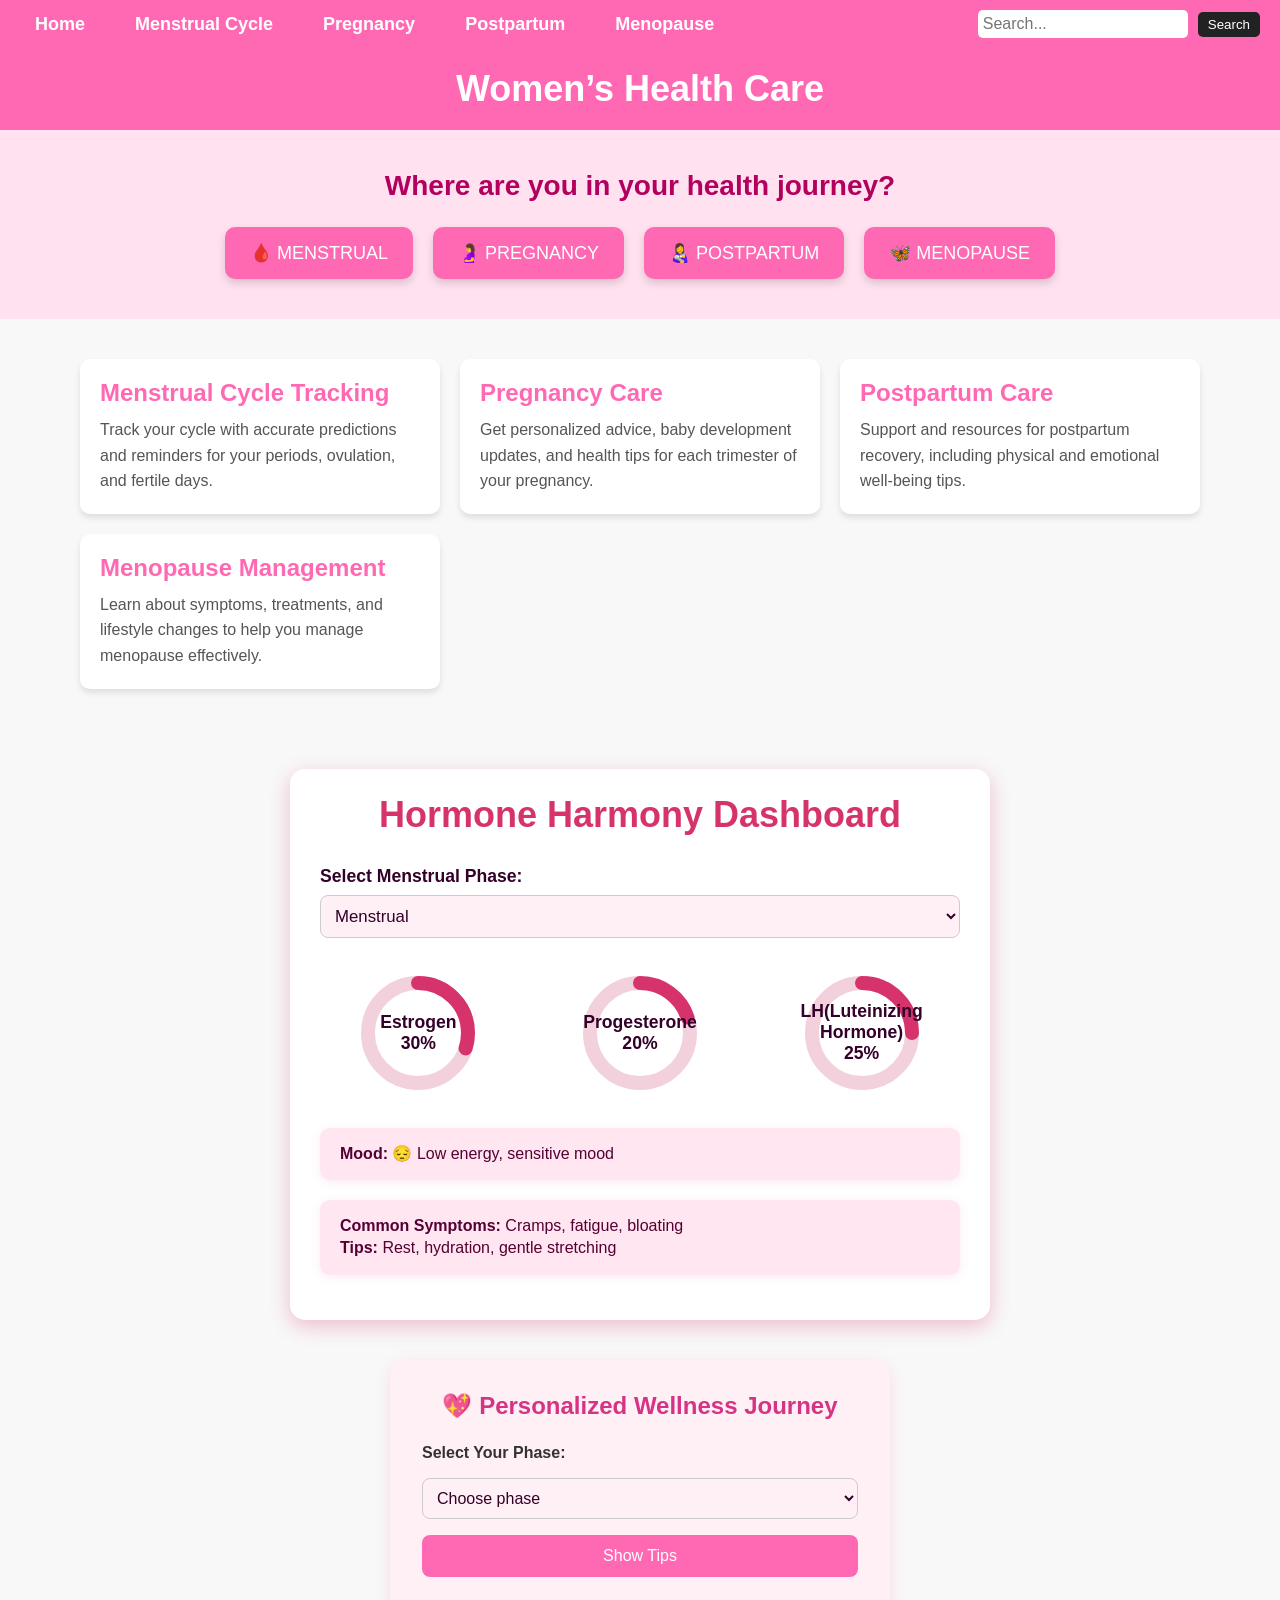
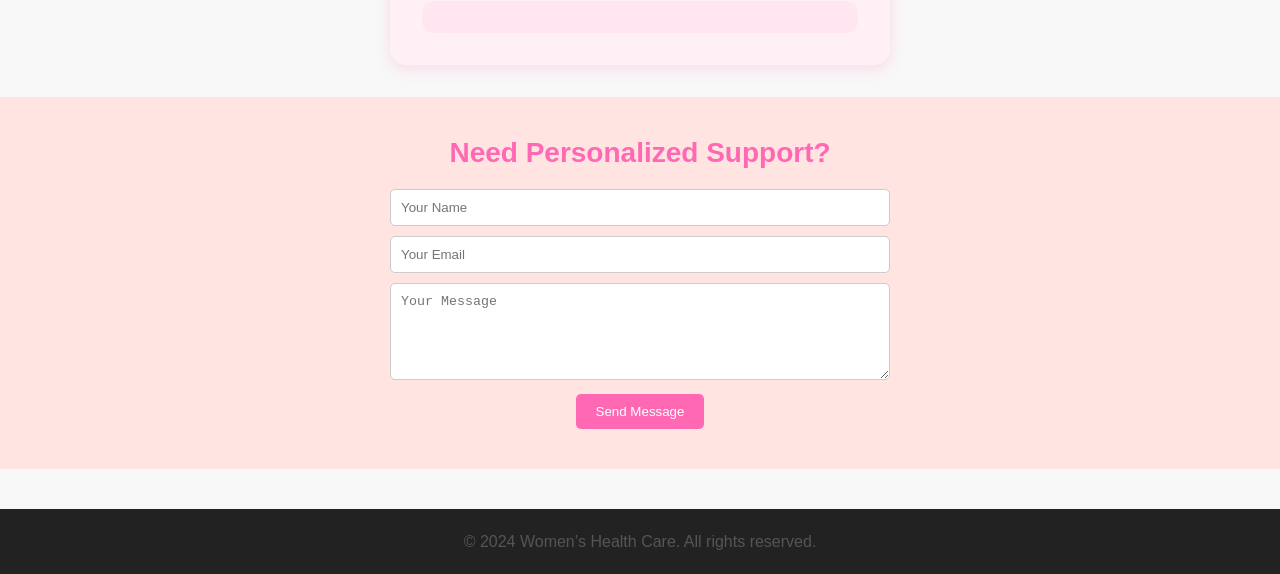
<file: women.html>
<!DOCTYPE html>
<html lang="en">
<head>
    <meta charset="UTF-8">
    <meta name="viewport" content="width=device-width, initial-scale=1.0">
    <title>Women's Health Feature</title>
    <link rel="stylesheet" href="styles/styles.css">
    <style>
         body {
            font-family: 'Arial', sans-serif;
            background-color: #f8f8f8;
        }

        /* Header Styling */
        header {
            background-color: #ff69b4;
            padding: 20px;
            text-align: center;
            color: #fff;
        }

        header h1 {
            margin: 0;
            font-size: 36px;
        }

        /* Navigation Bar */
        nav {
            background-color: #ff69b4;
            padding: 15px;
            /* display: flex; */
            /* justify-content: center; */
        }

        nav ul {
            list-style-type: none;
            margin: 0;
            padding: 0;
            display: flex;
        }

        nav ul li {
            margin: 0 15px;
        }

        nav ul li a {
            text-decoration: none;
            color: #fff;
            font-weight: bold;
            font-size: 18px;
        }

        nav ul li a:hover {
            color: #222;
        }
    </style>
</head>
<body>
    <!-- Navigation Bar -->
    <nav class="navbar">
        <ul>
             <li><a href="women.html">Home</a></li>
            <li><a href="menstrual-cycle.html">Menstrual Cycle</a></li>
            <li><a href="pregnancy-care.html">Pregnancy</a></li>
            <li><a href="postpartum-care.html">Postpartum</a></li>
            <li><a href="menopause-management.html">Menopause</a></li>
        </ul>

        <!-- Search Bar -->
        <div class="search-container">
            <input type="text" placeholder="Search..." id="searchInput">
            <button type="submit" onclick="searchFeature()">Search</button>
        </div>
    </nav>

    <!-- Header Section -->
    <header>
        <h1>Women’s Health Care</h1>
    </header>

    <!-- health-journey-selector -->
    <section class="health-journey-selector">
        <h2>Where are you in your health journey?</h2>
        <div class="journey-cards">
            <a href="menstrual-cycle.html" class="journey-card">🩸 MENSTRUAL</a>
            <a href="pregnancy-care.html" class="journey-card">🤰 PREGNANCY</a>
            <a href="postpartum-care.html" class="journey-card">👩‍🍼 POSTPARTUM</a>
            <a href="menopause-management.html" class="journey-card">🦋 MENOPAUSE</a>
        </div>
    </section>


    <!-- Feature Section -->
    <section class="feature-section">
        <a href="menstrual-cycle.html" class="feature-link">
            <div class="feature-card" id="menstrual">
                <h2>Menstrual Cycle Tracking</h2>
                <p>Track your cycle with accurate predictions and reminders for your periods, ovulation, and fertile days.</p>
            </div>
        </a>

        <a href="pregnancy-care.html" class="feature-link">
            <div class="feature-card" id="pregnancy">
                <h2>Pregnancy Care</h2>
                <p>Get personalized advice, baby development updates, and health tips for each trimester of your pregnancy.</p>
            </div>
        </a>

        <a href="postpartum-care.html" class="feature-link">
            <div class="feature-card" id="postpartum">
                <h2>Postpartum Care</h2>
                <p>Support and resources for postpartum recovery, including physical and emotional well-being tips.</p>
            </div>
        </a>

        <a href="menopause-management.html" class="feature-link">
            <div class="feature-card" id="menopause">
                <h2>Menopause Management</h2>
                <p>Learn about symptoms, treatments, and lifestyle changes to help you manage menopause effectively.</p>
            </div>
        </a>
    </section>

    <!-- dashboard -->
    <div class="dashboard">
        <h1>Hormone Harmony Dashboard</h1>

        <label for="phaseSelect">Select Menstrual Phase:</label>
        <select id="phaseSelect" onchange="updateDashboard()">
            <option value="menstrual">Menstrual</option>
            <option value="follicular">Follicular</option>
            <option value="ovulation">Ovulation</option>
            <option value="luteal">Luteal</option>
        </select>

        <div class="rings-container">
            <div class="progress-ring" id="estrogenRing">
            <svg width="130" height="130">
                <circle class="bg" r="50" cx="65" cy="65" />
                <circle class="progress" r="50" cx="65" cy="65" />
            </svg>
            <div class="progress-label">Estrogen<br><span id="estrogenVal">0%</span></div>
            </div>

            <div class="progress-ring" id="progesteroneRing">
            <svg width="130" height="130">
                <circle class="bg" r="50" cx="65" cy="65" />
                <circle class="progress" r="50" cx="65" cy="65" />
            </svg>
            <div class="progress-label">Progesterone<br><span id="progesteroneVal">0%</span></div>
            </div>

            <div class="progress-ring" id="lhRing">
            <svg width="130" height="130">
                <circle class="bg" r="50" cx="65" cy="65" />
                <circle class="progress" r="50" cx="65" cy="65" />
            </svg>
            <div class="progress-label">LH(Luteinizing Hormone)<br><span id="lhVal">0%</span></div>
            </div>
        </div>

        <div id="moodSummary" class="summary-section"></div>
        <div id="symptomsTips" class="summary-section"></div>
    </div>

    <!-- Personalized Wellness Journey Tracker -->
    <div class="wellness-tracker">
    <h2>💖 Personalized Wellness Journey</h2>

    <label for="phaseSelect">Select Your Phase:</label>
    <select id="phaseSelect" onchange="showPhaseInputs()">
        <option value="" disabled selected>Choose phase</option>
        <option value="menstrual">🌸 Menstrual Cycle</option>
        <option value="pregnancy">🤰 Pregnancy</option>
        <option value="postpartum">🍼 Postpartum</option>
        <option value="menopause">🔥 Menopause</option>
    </select>

        <!-- Dynamic Inputs container -->
        <div id="dynamicInputs" class="dynamic-inputs"></div>

        <button onclick="showWellnessTips()">Show Tips</button>

        <div id="results" class="results-box"></div>
    </div>


     <!-- Contact Form Section -->
    <section class="contact-form-section">
        <h2>Need Personalized Support?</h2>
        <form class="contact-form">
            <input type="text" placeholder="Your Name" required>
            <input type="email" placeholder="Your Email" required>
            <textarea placeholder="Your Message" rows="5" required></textarea>
            <button type="submit">Send Message</button>
        </form>
    </section>

    <!-- Footer Section -->
    <footer>
        <p>&copy; 2024 Women’s Health Care. All rights reserved.</p>
    </footer>

    <!-- JavaScript Enhancement Opportunities -->
    <!-- TODO: Convert inline scripts to external modules for better maintainability -->
    <!-- TODO: Add data persistence across sessions using IndexedDB -->
    <!-- TODO: Implement real-time cycle predictions using AI/ML algorithms -->
    <!-- TODO: Add export functionality for health reports (PDF/CSV) -->
    <!-- TODO: Implement notification system for period predictions and reminders -->
    <script src="scripts/script.js"></script>
    <script>
        function searchFeature() {
            const query = document.getElementById('searchInput').value.toLowerCase();
            const cards = document.querySelectorAll('.feature-card');
            
            cards.forEach(card => {
                if (card.textContent.toLowerCase().includes(query)) {
                    card.style.display = 'block';
                } else {
                    card.style.display = 'none';
                }
            });
        }

        // dashboard
        const hormoneLevels = {
        menstrual: { estrogen: 30, progesterone: 20, lh: 25, mood: "😔 Low energy, sensitive mood", symptoms: "Cramps, fatigue, bloating", tips: "Rest, hydration, gentle stretching" },
        follicular: { estrogen: 55, progesterone: 25, lh: 40, mood: "🙂 Growing energy and focus", symptoms: "Mild headaches, slight acne", tips: "Exercise, balanced diet, mindfulness" },
        ovulation: { estrogen: 90, progesterone: 30, lh: 90, mood: "😃 High energy, social and confident", symptoms: "Breast tenderness, slight bloating", tips: "Socialize, light workouts, hydration" },
        luteal: { estrogen: 60, progesterone: 80, lh: 50, mood: "😕 Mood swings, irritability possible", symptoms: "Bloating, fatigue, cravings", tips: "Healthy snacks, rest, stress management" },
        };

        function setProgress(circle, percent) {
        const radius = circle.r.baseVal.value;
        const circumference = 2 * Math.PI * radius;
        const offset = circumference - (percent / 100) * circumference;
        circle.style.strokeDashoffset = offset;
        }

        function updateDashboard() {
        const phase = document.getElementById('phaseSelect').value;
        const levels = hormoneLevels[phase];

        // Update rings
        setProgress(document.querySelector('#estrogenRing .progress'), levels.estrogen);
        setProgress(document.querySelector('#progesteroneRing .progress'), levels.progesterone);
        setProgress(document.querySelector('#lhRing .progress'), levels.lh);

        // Update values
        document.getElementById('estrogenVal').textContent = levels.estrogen + '%';
        document.getElementById('progesteroneVal').textContent = levels.progesterone + '%';
        document.getElementById('lhVal').textContent = levels.lh + '%';

        // Update mood & symptoms/tips
        document.getElementById('moodSummary').innerHTML = `<strong>Mood:</strong> ${levels.mood}`;
        document.getElementById('symptomsTips').innerHTML = `<strong>Common Symptoms:</strong> ${levels.symptoms}<br><strong>Tips:</strong> ${levels.tips}`;
        }

        // Initialize dashboard on load
        window.onload = updateDashboard;

        // personalized tracker
        function showPhaseInputs() {
            const phase = document.getElementById('phaseSelect').value;
            const container = document.getElementById('dynamicInputs');
            container.innerHTML = '';

            if (phase === 'menstrual') {
                container.innerHTML = `
                <label for="cycleDay">Day of Cycle (1–28):</label>
                <input type="number" id="cycleDay" min="1" max="28" placeholder="Enter day" />
                `;
            } else if (phase === 'pregnancy') {
                container.innerHTML = `
                <label for="trimester">Select Trimester:</label>
                <select id="trimester">
                    <option value="" disabled selected>Select trimester</option>
                    <option value="1">First Trimester</option>
                    <option value="2">Second Trimester</option>
                    <option value="3">Third Trimester</option>
                </select>
                `;
            } else if (phase === 'postpartum') {
                container.innerHTML = `
                <label for="weeksPostpartum">Weeks Postpartum (0–24):</label>
                <input type="number" id="weeksPostpartum" min="0" max="24" placeholder="Enter weeks" />
                `;
            } else if (phase === 'menopause') {
                container.innerHTML = `
                <label for="menopausePhase">Select Menopause Phase:</label>
                <select id="menopausePhase">
                    <option value="" disabled selected>Select phase</option>
                    <option value="perimenopause">Perimenopause</option>
                    <option value="menopause">Menopause</option>
                    <option value="postmenopause">Postmenopause</option>
                </select>
                `;
            }
        }

        function showWellnessTips() {
            const phase = document.getElementById('phaseSelect').value;
            const results = document.getElementById('results');

            if (!phase) {
                alert('Please select a phase.');
                return;
            }

            let phaseName = '';
            let tips = '';
            let progressPercent = 0;

            if (phase === 'menstrual') {
                const day = Number(document.getElementById('cycleDay')?.value);
                if (!day || day < 1 || day > 28) {
                alert('Please enter a valid cycle day (1–28).');
                return;
                }
                phaseName = 'Menstrual Cycle - Day ' + day;
                tips = 'Stay hydrated, eat balanced meals, and try light exercise to relieve cramps and boost mood.';
                progressPercent = (day / 28) * 100;

            } else if (phase === 'pregnancy') {
                const trimester = document.getElementById('trimester')?.value;
                if (!trimester) {
                alert('Please select a trimester.');
                return;
                }
                const trimesterNames = { '1': 'First', '2': 'Second', '3': 'Third' };
                const trimesterTips = {
                '1': 'Focus on prenatal vitamins, rest, and avoid harmful substances.',
                '2': 'Stay active with safe exercises and monitor fetal growth.',
                '3': 'Prepare for delivery, stay calm, and keep regular checkups.'
                };
                phaseName = `Pregnancy - ${trimesterNames[trimester]} Trimester`;
                tips = trimesterTips[trimester];
                progressPercent = (trimester / 3) * 100;

            } else if (phase === 'postpartum') {
                const weeks = Number(document.getElementById('weeksPostpartum')?.value);
                if (isNaN(weeks) || weeks < 0 || weeks > 24) {
                alert('Please enter valid weeks postpartum (0–24).');
                return;
                }
                phaseName = `Postpartum - Week ${weeks}`;
                tips = 'Rest, hydrate, eat well, and seek emotional support. Healing takes time.';
                progressPercent = (weeks / 24) * 100;

            } else if (phase === 'menopause') {
                const menopausePhase = document.getElementById('menopausePhase')?.value;
                if (!menopausePhase) {
                alert('Please select a menopause phase.');
                return;
                }
                const tipsMap = {
                'perimenopause': 'Track symptoms, adjust diet, and consult your doctor about relief options.',
                'menopause': 'Discuss HRT if needed, and focus on bone and heart health.',
                'postmenopause': 'Get regular screenings and maintain an active lifestyle.'
                };
                const labelMap = {
                'perimenopause': 'Perimenopause',
                'menopause': 'Menopause',
                'postmenopause': 'Postmenopause'
                };
                phaseName = 'Menopause Phase - ' + labelMap[menopausePhase];
                tips = tipsMap[menopausePhase];
                progressPercent = 100; // Menopause not tracked numerically
            }

            results.innerHTML = `
                <h3>${phaseName}</h3>
                <p><strong>Wellness Tips:</strong> ${tips}</p>
                <p><strong>Progress:</strong> ${progressPercent.toFixed(1)}%</p>
                <progress value="${progressPercent}" max="100"></progress>
            `;
        }
    </script>
</body>
</html>
</file>
<file: styles/styles.css>
/* General Reset */
* {
    margin: 0;
    padding: 0;
    box-sizing: border-box;
}

body {
    font-family: 'Arial', sans-serif;
    background-color: #f0f0f0;
    color: #333;
}

/* Navigation Bar */
.navbar {
    display: flex;
    justify-content: space-between;
    align-items: center;
    background-color: #ff69b4; /* Pink background */
    padding: 10px 20px;
}

.navbar ul {
    list-style: none;
    display: flex;
    gap: 20px;
}

.navbar ul li {
    display: inline;
}

.navbar ul li a {
    color: white;
    text-decoration: none;
    font-size: 18px;
    transition: color 0.3s;
}

.navbar ul li a:hover {
    color: #222;
}

/* Search Bar */
.search-container {
    display: flex;
    align-items: center;
}

.search-container input[type="text"] {
    padding: 5px;
    border-radius: 5px;
    border: none;
    outline: none;
    font-size: 16px;
}

.search-container button {
    margin-left: 10px;
    padding: 5px 10px;
    background-color: #222;
    color: white;
    border: none;
    border-radius: 5px;
    cursor: pointer;
    transition: background-color 0.3s;
}

.search-container button:hover {
    background-color: #555;
}

/* Header Section */
header {
    background-color: #ff69b4; /* Pink color for header */
    color: white;
    padding: 20px;
    text-align: center;
}

h1 {
    font-size: 36px;
    margin-bottom: 10px;
}

/* health-journey-selector */
.health-journey-selector {
  background-color: #ffe1ef;
  text-align: center;
  padding: 40px 20px;
}

.health-journey-selector h2 {
  font-size: 28px;
  color: #b3005e;
  margin-bottom: 25px;
}

.journey-cards {
  display: flex;
  justify-content: center;
  flex-wrap: wrap;
  gap: 20px;
}

.journey-card {
  background-color: #ff69b4;
  color: white;
  font-size: 18px;
  padding: 15px 25px;
  border-radius: 10px;
  text-decoration: none;
  box-shadow: 0 4px 8px rgba(0,0,0,0.15);
  transition: transform 0.2s, background-color 0.3s;
}

.journey-card:hover {
  background-color: #e0559f;
  transform: scale(1.05);
}


/* Feature Section */
.feature-section {
    display: grid;
    grid-template-columns: repeat(auto-fit, minmax(300px, 1fr)); /* Responsive grid */
    gap: 20px;
    padding: 40px;
    max-width: 1200px;
    margin: 0 auto;
}

/* Feature Link Styling */
.feature-link {
    text-decoration: none;
}

/* Feature Card */
.feature-card {
    background-color: white;
    border-radius: 10px;
    padding: 20px;
    box-shadow: 0 4px 6px rgba(0, 0, 0, 0.1); /* Light shadow */
    transition: transform 0.3s ease, box-shadow 0.3s ease;
}

.feature-card:hover {
    transform: translateY(-5px);
    box-shadow: 0 6px 10px rgba(0, 0, 0, 0.15); /* Enhanced shadow on hover */
}

h2 {
    font-size: 24px;
    color: #ff69b4; /* Pink for headings */
    margin-bottom: 10px;
}

p {
    font-size: 16px;
    line-height: 1.6;
    color: #555;
}

/* Footer */
footer {
    text-align: center;
    padding: 20px;
    background-color: #222;
    color: #fff;
    margin-top: 40px;
}

/* dashboard */
.dashboard {
  max-width: 700px;
  margin: 40px auto;
  background: #fff;
  border-radius: 15px;
  padding: 25px 30px;
  box-shadow: 0 6px 20px rgba(214, 51, 108, 0.3);
  font-family: 'Segoe UI', Tahoma, Geneva, Verdana, sans-serif;
  color: #330029;
}

.dashboard h1 {
  text-align: center;
  color: #d6336c;
  margin-bottom: 30px;
}

label {
  font-weight: 600;
  display: block;
  margin-bottom: 8px;
  font-size: 1.1rem;
}

select {
  width: 100%;
  padding: 10px 15px;
  font-size: 1.05rem;
  border-radius: 8px;
  border: 2px solid #d6336c;
  margin-bottom: 30px;
  cursor: pointer;
  background: #fff0f6;
  color: #330029;
}

.rings-container {
  display: flex;
  justify-content: space-around;
  margin-bottom: 30px;
  gap: 25px;
  flex-wrap: wrap;
}

.progress-ring {
  width: 130px;
  height: 130px;
  position: relative;
}

.progress-ring svg {
  transform: rotate(-90deg);
}

.progress-ring circle {
  fill: transparent;
  stroke-width: 14;
  stroke-linecap: round;
}

.progress-ring .bg {
  stroke: #f3d1dc;
}

.progress-ring .progress {
  stroke: #d6336c;
  stroke-dasharray: 314; /* 2 * PI * 50 (radius) */
  stroke-dashoffset: 314;
  transition: stroke-dashoffset 1s ease-out;
}

.progress-label {
  position: absolute;
  top: 50%; left: 50%;
  transform: translate(-50%, -50%);
  font-size: 1.1rem;
  text-align: center;
  line-height: 1.2;
  font-weight: 600;
}

.summary-section {
  background: #ffe6f0;
  padding: 15px 20px;
  border-radius: 10px;
  margin-bottom: 20px;
  font-size: 1rem;
  line-height: 1.4;
  color: #550033;
  box-shadow: 0 2px 10px rgba(214, 51, 108, 0.1);
}

/* Personalized Wellness Journey Tracker */
.wellness-tracker {
  max-width: 500px;
  margin: 2rem auto;
  padding: 2rem;
  background: #fff0f5;
  border-radius: 16px;
  box-shadow: 0 4px 15px rgba(255, 105, 180, 0.2);
  font-family: 'Segoe UI', sans-serif;
}

.wellness-tracker h2 {
  text-align: center;
  color: #d63384;
  margin-bottom: 1.5rem;
}

.wellness-tracker label,
.wellness-tracker select,
.wellness-tracker input,
.wellness-tracker button {
  display: block;
  width: 100%;
  margin-bottom: 1rem;
  font-size: 1rem;
}

select,
input {
  padding: 10px;
  border-radius: 8px;
  border: 1px solid #ccc;
}

button {
  padding: 12px;
  background-color: #ff69b4;
  color: white;
  border: none;
  border-radius: 8px;
  cursor: pointer;
  transition: background 0.3s ease;
}

button:hover {
  background-color: #d63384;
}

.results-box {
  margin-top: 1.5rem;
  background: #ffe6f0;
  padding: 1rem;
  border-radius: 12px;
  color: #444;
}

progress {
  width: 100%;
  height: 20px;
  margin-top: 10px;
  border-radius: 10px;
  overflow: hidden;
}

progress::-webkit-progress-bar {
  background-color: #f3d6e3;
  border-radius: 10px;
}

progress::-webkit-progress-value {
  background-color: #ff69b4;
  border-radius: 10px;
}

/* Contact Form */
.contact-form-section {
    padding: 40px 20px;
    background-color: #ffe4e1;
    text-align: center;
}

.contact-form-section h2 {
    font-size: 28px;
    margin-bottom: 20px;
}

.contact-form {
    width: 80%;
    max-width: 500px;
    margin: 0 auto;
}

.contact-form input, .contact-form textarea {
    width: 100%;
    padding: 10px;
    margin-bottom: 10px;
    border: 1px solid #ccc;
    border-radius: 5px;
}

.contact-form button {
    padding: 10px 20px;
    background-color: #ff69b4;
    color: white;
    border: none;
    border-radius: 5px;
    cursor: pointer;
}

.contact-form button:hover {
    background-color: #ff1493;
}
</file>
<file: styles/menstrual styles.css>
/* General Reset */
* {
    margin: 0;
    padding: 0;
    box-sizing: border-box;
}
  body {
    font-family: 'Arial', sans-serif;
    background-color: #f0f0f0;
    color: #333;
}

/* Navigation Bar */
.navbar {
    display: flex;
    justify-content: space-between;
    align-items: center;
    background-color: #ff69b4; /* Pink background */
    padding: 10px 20px;
}

.navbar ul {
    list-style: none;
    display: flex;
    gap: 20px;
}

.navbar ul li {
    display: inline;
}

.navbar ul li a {
    color: white;
    text-decoration: none;
    font-size: 18px;
    transition: color 0.3s;
}

.navbar ul li a:hover {
    color: #222;
}

/* Info Section */
.info-section {
  padding: 40px 20px;
  max-width: 1200px;
  margin: 0 auto;
  border-radius: 20px;
  background: #fff;
  box-shadow: 0 8px 20px rgba(0, 0, 0, 0.05);
}

/* Header */
.info-header {
  text-align: center;
  margin-bottom: 40px;
}

.info-header h2 {
  font-size: 32px;
  color: #d63384;
  margin-bottom: 10px;
}

.info-header p {
  font-size: 18px;
  color: #444;
  max-width: 800px;
  margin: 0 auto;
}

.flip-guide {
  font-size: 14px;
  color: #999;
  margin-top: 10px;
}

/* Responsive Grid */
.info-grid {
  display: flex;
  flex-wrap: wrap;
  justify-content: center;
  gap: 30px;
}

/* Flip Card */
.flipcard{
    background-color: #fff0f5;
      font-family: 'Segoe UI', sans-serif;
      /* margin: 0; */
      padding: 40px;
      display: flex;
      flex-wrap: wrap;
      justify-content: center;
      gap: 20px;
}
 .card {
      width: 280px; 
      height: 180px;
      background-color: #ffe6f0;
      border-radius: 16px;
      box-shadow: 0 4px 10px rgba(0, 0, 0, 0.1);
      padding: 20px;
      cursor: pointer;
      display: flex;
      align-items: center;
      justify-content: center;
      text-align: center;
      transition: all 0.3s ease;
    }

    .card:hover {
      transform: translateY(-5px);
      box-shadow: 0 8px 20px rgba(0, 0, 0, 0.15);
    }

    .card-text {
      color: #cc2f75;
      font-size: 18px;
    }

/* Video Section */
.video-section {
    padding: 40px;
    background-color: #f7f7f7;
    text-align: center;
}

.video-section h2 {
    font-size: 30px;
    color: #ff69b4;
    margin-bottom: 20px;
}

/* Search Bar for Videos */
.search-bar {
    margin-bottom: 20px;
    text-align: center;
}

.search-bar input {
    padding: 10px;
    font-size: 16px;
    width: 50%;
    border-radius: 5px;
    border: 1px solid #ccc;
}

/* Video Container */
#videoContainer {
    display: grid;
    grid-template-columns: repeat(auto-fit, minmax(300px, 1fr));
    gap: 20px;
    justify-content: center;
}

.video-card {
    background-color: white;
    padding: 10px;
    border-radius: 10px;
    box-shadow: 0 4px 6px rgba(0, 0, 0, 0.1);
}

.video-card h3 {
    font-size: 18px;
    color: #ff69b4;
    margin-bottom: 10px;
}

iframe {
    width: 100%;
    height: 200px;
    border-radius: 10px;
    box-shadow: 0 4px 6px rgba(0, 0, 0, 0.1);
}



/* Footer */
footer {
    text-align: center;
    padding: 20px;
    background-color: #222;
    color: #fff;
    margin-top: 40px;
}

h1 {
    text-align: center;
    margin-bottom: 20px;
}

/* Calendar Grid */
.calendar {
    display: grid;
    grid-template-columns: repeat(7, 1fr);
    gap: 10px;
    max-width: 600px;
    margin: 0 auto;
}

.calendar button {
    background-color: #ff69b4;
    color: white;
    padding: 10px;
    border: none;
    border-radius: 5px;
    font-size: 16px;
    cursor: pointer;
    transition: background-color 0.3s ease;
}

.calendar button:hover {
    background-color: #e55894;
}

/* Modal for adding notes */
.modal {
    display: none;
    position: fixed;
    top: 0;
    left: 0;
    width: 100%;
    height: 100%;
    background-color: rgba(0, 0, 0, 0.7);
    justify-content: center;
    align-items: center;
}

.modal-content {
    background-color: white;
    padding: 20px;
    border-radius: 5px;
    width: 400px;
    text-align: center;
}

.modal-content textarea {
    width: 100%;
    height: 100px;
    margin-bottom: 10px;
}

.modal-content button {
    background-color: #ff69b4;
    color: white;
    padding: 10px 20px;
    border: none;
    border-radius: 5px;
    cursor: pointer;
}

.modal-content button:hover {
    background-color: #e55894;
}

/* Notes Display */
.notes {
    margin-top: 20px;
    text-align: center;
}


/* tracker */
.container {
  max-width: 500px;
  margin: 30px auto;
  padding: 25px;
  background-color: #fff0f5;
  border-radius: 15px;
  box-shadow: 0 0 15px rgba(255, 105, 180, 0.2);
  font-family: 'Segoe UI', sans-serif;
  color: #333;
}

.container h2 {
  color: #ff69b4;
  text-align: center;
  margin-bottom: 20px;
}

.input-group {
  margin-bottom: 15px;
}

.input-group label {
  display: block;
  margin-bottom: 6px;
  font-weight: bold;
  color: #ff1493;
}

.input-group input {
  width: 100%;
  padding: 10px;
  border: 2px solid #ff69b4;
  border-radius: 8px;
  font-size: 16px;
  background-color: #fff;
}

button {
  width: 100%;
  padding: 12px;
  background-color: #ff69b4;
  color: #fff;
  border: none;
  border-radius: 10px;
  font-size: 16px;
  font-weight: bold;
  cursor: pointer;
  transition: background-color 0.3s;
}

button:hover {
  background-color: #ff1493;
}

.result-box {
  margin-top: 20px;
  padding: 15px;
  background-color: #ffe4ec;
  border-left: 5px solid #ff69b4;
  border-radius: 10px;
}

.result-box h3 {
  color: #ff69b4;
  margin-bottom: 10px;
}

.result-box p {
  font-size: 16px;
  line-height: 1.4;
}
</file>
